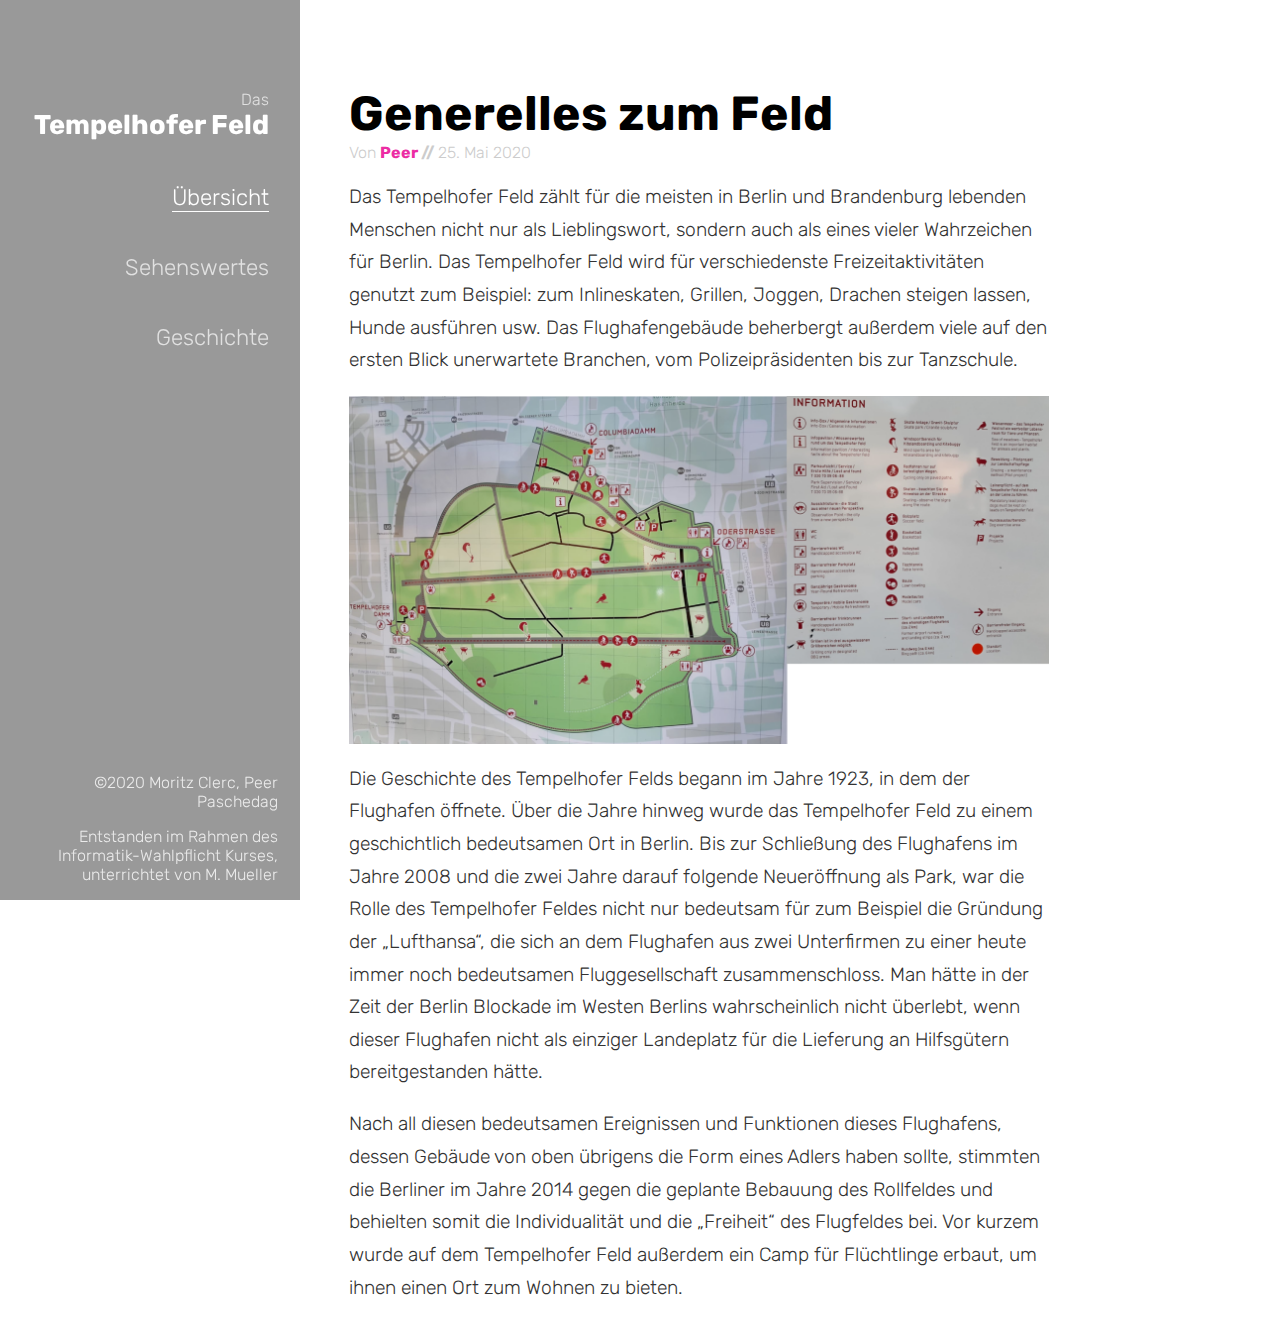
<file: index.html>
<!DOCTYPE html>
<html lang="de">

<head>
	<meta charset="UTF-8">
	<meta name="viewport" content="width=device-width, initial-scale=1.0">
	<link href="https://fonts.googleapis.com/css2?family=Rubik:wght@300;400;700&display=swap" rel="stylesheet">
	<link rel="stylesheet" href="styles.css">
	<script src="main.js" defer></script>
	<title>Tempelhofer Feld</title>
</head>

<body>
	<div id="wrapper">
		<div id="sidebar">
			<header>
				<span>Das</span>
				<h2>Tempelhofer Feld</h2>
			</header>
			<nav>
				<ul>
					<li class="nav-entry active"><a href="#">Übersicht</a></li>
					<li class="nav-entry"><a href="sehenswertes.html">Sehenswertes</a></li>
					<li class="nav-entry"><a href="geschichte.html">Geschichte</a></li>
				</ul>
			</nav>
		</div>
		<main>
			<div id="content-wrapper">
				<header>
					<h2 class="section-title">Generelles zum Feld</h2>
					<p class="byline">Von <span class="author">Peer</span><span class="separator"> // </span>25. Mai 2020</p>
				</header>
				<section>
					<p>Das Tempelhofer Feld zählt für die meisten in Berlin und Brandenburg lebenden Menschen nicht nur als
						Lieblingswort, sondern auch als eines vieler Wahrzeichen für Berlin.
						Das Tempelhofer Feld wird für verschiedenste Freizeitaktivitäten genutzt zum Beispiel: zum Inlineskaten,
						Grillen, Joggen, Drachen steigen lassen, Hunde ausführen usw.
						Das Flughafengebäude beherbergt außerdem viele auf den ersten Blick unerwartete Branchen, vom
						Polizeipräsidenten bis zur Tanzschule.

					</p>
					<div class="flex-row">
						<div class="image-wrapper" style="flex:1.4;">
							<img src="/assets/Tempelhofer_feld_map.png" alt="">
						</div>
					</div>
					<p>Die Geschichte des Tempelhofer Felds begann im Jahre 1923, in dem der Flughafen öffnete.
						Über die Jahre hinweg wurde das Tempelhofer Feld zu einem geschichtlich bedeutsamen Ort in Berlin.
						Bis zur Schließung des Flughafens im Jahre 2008 und die zwei Jahre darauf folgende Neueröffnung als Park,
						war die Rolle des Tempelhofer Feldes nicht nur bedeutsam für zum Beispiel die Gründung der „Lufthansa“,
						die sich an dem Flughafen aus zwei Unterfirmen zu einer heute immer noch bedeutsamen Fluggesellschaft
						zusammenschloss.
						Man hätte in der Zeit der Berlin Blockade im Westen Berlins wahrscheinlich nicht überlebt, wenn dieser
						Flughafen nicht als
						einziger Landeplatz für die Lieferung an Hilfsgütern bereitgestanden hätte. </p>
					<p>Nach all diesen bedeutsamen Ereignissen und Funktionen dieses Flughafens, dessen Gebäude von oben übrigens
						die Form eines Adlers haben sollte,
						stimmten die Berliner im Jahre 2014 gegen die geplante Bebauung des Rollfeldes und behielten somit die
						Individualität und die „Freiheit“ des Flugfeldes bei.
						Vor kurzem wurde auf dem Tempelhofer Feld außerdem ein Camp für Flüchtlinge erbaut, um ihnen einen Ort zum
						Wohnen zu bieten.</p>

				</section>
			</div>
		</main>
		<footer>
			<div>
				<p>&copy;2020 Moritz Clerc, Peer Paschedag</p>
				<p>Entstanden im Rahmen des Informatik-Wahlpflicht Kurses, unterrichtet von M. Mueller</p>
			</div>
		</footer>
	</div>
</body>

</html>
</file>
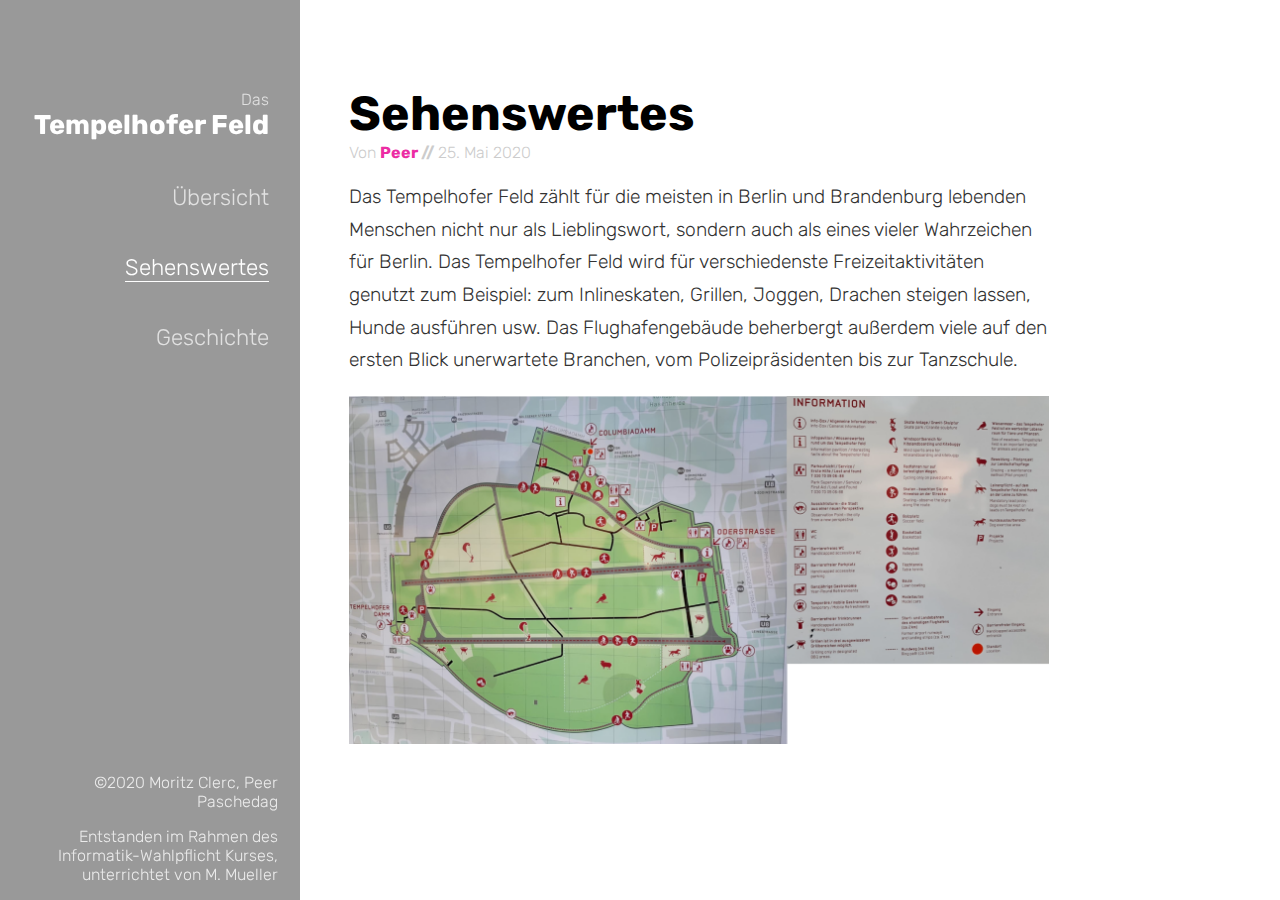
<file: sehenswertes.html>
<!DOCTYPE html>
<html lang="de">

<head>
	<meta charset="UTF-8">
	<meta name="viewport" content="width=device-width, initial-scale=1.0">
	<link href="https://fonts.googleapis.com/css2?family=Rubik:wght@300;400;700&display=swap" rel="stylesheet">
	<link rel="stylesheet" href="styles.css">
	<script src="main.js" defer></script>
	<title>Tempelhofer Feld</title>
</head>

<body>
	<div id="wrapper">
		<div id="sidebar">
			<div id="background-cover"></div>
			<header>
				<span>Das</span>
				<h2>Tempelhofer Feld</h2>
			</header>
			<nav>
				<ul>
					<li class="nav-entry"><a href="index.html">Übersicht</a></li>
					<li class="nav-entry active"><a href="#">Sehenswertes</a></li>
					<li class="nav-entry"><a href="geschichte.html">Geschichte</a></li>
				</ul>
			</nav>
		</div>
		<main>
			<div id="content-wrapper">
				<header>
					<h2 class="section-title">Sehenswertes</h2>
					<p class="byline">Von <span class="author">Peer</span><span class="separator"> // </span>25. Mai 2020</p>
				</header>
				<section>
					<p>Das Tempelhofer Feld zählt für die meisten in Berlin und Brandenburg lebenden Menschen nicht nur als
						Lieblingswort, sondern auch als eines vieler Wahrzeichen für Berlin.
						Das Tempelhofer Feld wird für verschiedenste Freizeitaktivitäten genutzt zum Beispiel: zum Inlineskaten,
						Grillen, Joggen, Drachen steigen lassen, Hunde ausführen usw.
						Das Flughafengebäude beherbergt außerdem viele auf den ersten Blick unerwartete Branchen, vom
						Polizeipräsidenten bis zur Tanzschule.

					</p>
					<div class="flex-row">
						<div class="image-wrapper" style="flex:1.4;">
							<img src="/assets/Tempelhofer_feld_map.png" alt="">
						</div>
					</div>

				</section>
			</div>
		</main>
		<footer>
			<div>
				<p>&copy;2020 Moritz Clerc, Peer Paschedag</p>
				<p>Entstanden im Rahmen des Informatik-Wahlpflicht Kurses, unterrichtet von M. Mueller</p>
			</div>
		</footer>
	</div>
</body>

</html>
</file>
<file: styles.css>
/* Global(s,) Variables */
:root {
	/* Der Platz, der oben an der Seite gelassen werden soll */
	--top-padding: 10vh;
	/* Textfarbe. Nicht Schwarz fuer einen weniger radikalen Kontrast */
	--text-color: #333;
	/* Abstand, den das Haupt-Content links und rechts zusaetzlich zu Padding halten soll. Sorgt fuer variable Abstaende je nach Bildschirmgroesse */
	--content-margin: 5%;
	/* Maximalbreite des Contents fuer optimale Lesbarkeit */
	--max-content-width: 700px;
	/* Transparenz des Overlays ueber das Hintergrundbild in der Seitenleiste. Je hoeher, desto verdunkelter. Sorgt fuer genug Kontrast */
	--background-image-dimm: .4;
	/* Breite der Seitenleiste */
	--sidebar-width: 300px;
	/* Anteil des Seitenleisteninhalts an diesem Platz */
	--sidebar-content-width: 85%;
	/* Textfarbe in der Seitenleiste */
	--sidebar-text-color: white;
	/* Dokumentweite Schriftart- und Gewicht */
	font-family: 'Rubik', sans-serif;
	font-weight: 300;

	color: var(--text-color);
}
h1, h2, h3, h4 {
	/* Schwarze Ueberschriften zum Herausheben aus normalem Text */
	color: black;
}
img {
	/* Anstelle von inline-block */
	display: block;
}
/* Sorgt dafuer, dass Padding und Borders fuer width und height mit beruecksichtigt werden. Erspart eine Menge Kopfschmerzen */
* { box-sizing: border-box; }
/* End Global Variables and Imports */


/* General Layout Setup */
body {
	/* Entfernen des Standardabstands */
	margin: 0;
	padding: 0;
}
#wrapper {
	/* Links Platz lassen fuer die out-of-flow Seitenleiste */
	margin-left: var(--sidebar-width);
}

main, #sidebar {
	/* Oben deklarierten Platz lassen */
	padding-top: var(--top-padding);
}

main {
	/* Content Margin von oben nutzen */
	margin: 0 var(--content-margin);
}
@media only screen and (max-width: 1000px) {
	:root {
		/* Auf kleineren Bildschirmen soll die Seitenleiste sich nach der Bildschirmgroesse richten */
		--sidebar-width: 30%;
	}
}
@media only screen and (max-width: 850px) {
	:root {
		/* Auf noch kleineren Bildschirmen Schriftgroesse und Abstand anpassen */
		font-size: .9rem;
		--content-margin: 2%;
	}
	#wrapper {
		/* Seitenleiste ist jetzt nach oben verschoben */
		margin-left: 0;
		margin-top: 7rem;
	}
	#sidebar {
		padding-top: 1rem;
	}
	main {
		padding: 3rem 0;
		margin: 0;
	}
}
/* End General Layout Setup */


/* Sidebar Styling */
#sidebar {
	/* Relativ zum Viewport und out-of-flow */
	position: fixed;
	top: 0;
	left: 0;
	/* Komplette Bildschirmhoehe einnehmen */
	height: 100vh;

	/* Oben festgelegte Breite einsetzen */
	width: var(--sidebar-width);

	padding-right: .6rem;
	padding-left: .6rem;

	/* Markieren von Text verbieten */
	user-select: none;

	/* Hintergrundbild mit Gradient als Overlay einsetzen. Hack fuer das Dimmen */
	background: linear-gradient(rgba(0, 0, 0, var(--background-image-dimm)), rgba(0, 0, 0, var(--background-image-dimm))), url('https://www.publicdomainpictures.net/pictures/310000/velka/tempelhof-airport-berlin.jpg');
	background-size: cover;
	/* Verschieben des Hintergrundes zu einer interessanteren Stelle (mit Flugzeug) */
	background-position: -110% top;

	color: var(--sidebar-text-color);
}
/* Pseudoelement fuer das Ueberdecken des Hintergrundes beim Scrollen auf schmalen Bildschirmen. Hintergrundveraenderungen kann man nicht animieren, daher das Pseudoelement */
#sidebar::before {
	/* Element ueberdeckt Parent vollstaendig */
	display: block;
	content: "";
	position: absolute;
	top: 0;
	left: 0;
	width: 100%;
	height: 100%;
	/* Sicherstellen, dass Mausevents nicht blockiert werden */
	pointer-events: none;
	background-color: white;
	/* Zunaechst verstecken */
	opacity: 0;
	z-index: -1;
	/* Animationsdauer fuer Einblenden*/
	transition: opacity .4s;
}
/* Sidebarinhalt Rechtsbuendig und responsive anordnen */
#sidebar > header {
	width: var(--sidebar-content-width);
	margin: 0 auto;
}
#sidebar > header > * {
	margin-top: 0;
	display: block;
	text-align: right;
}
#sidebar > header > span {
	/* Margin, um header bei oben Positionierter Sidebar mittiger zu druecken */
	margin-left: calc(1.5rem + 5%);
	opacity: .7;
}
#sidebar h2 {
	font-size: 1.7rem;
}
#sidebar ul {
	/* Flex-Column mit rechtsbuendiger Anordnung */
	display: flex;
	flex-direction: column;
	align-items: flex-end;

	list-style: none;

	padding: 0;
	margin: 0;

	width: var(--sidebar-content-width);
	margin: 0 auto;
}
#sidebar * {
	color: inherit;
}

/* Sidebar Styling > Nav Entry Styling */
.nav-entry {
	margin: 1.3rem 0;
	transition: opacity .3s;
	opacity: .7;
}
.nav-entry > a {
	font-size: 1.4em;
	text-decoration: none;
}
.nav-entry:hover, .nav-entry.active {
	/* Aktive und mit der Maus in beruehrung stehende Elemente hervorheben */
	opacity: 1;
}
/* Animierbare Unterstreichung der Links */
.nav-entry::after {
	display: block;
	content: "";
	background-color: var(--sidebar-text-color);
	/* Zunaechst nicht zu sehen */
	height: 1px;
	width: 0px;
	/* Animationsdauer fuer "Ausfahren" */
	transition: width .2s;
	/* Rechtsbuendig */
	margin-left: auto;
}
.nav-entry:hover::after, .nav-entry.active::after {
	/* Bei hervorgehobenen Elementen "ausfahren" */
	width: 100%;
}
/* End Sidebar Styling > Nav Entry Styling */

@media only screen and (max-width: 850px) {
	#sidebar {
		/* Hoehe von 100vh zurueck auf auto setzen */
		height: auto;
		/* Komplette Breite einnehmen */
		width: 100%;
		padding: .8rem 0;
	}
	#sidebar > header > * {
		/* Headerelemente nebeneinander anzeigen */
		display: inline-block;
		margin-bottom: 0;
	}
	#sidebar ul {
		/* Links nebeneinander anzeigen */
		flex-direction: row;
		justify-content: space-around;
		width: auto;
	}
	.nav-entry {
		margin: .5rem;
		font-size: 1rem;
	}
	.nav-entry::after {
		margin: 0 auto;
	}
	.scrolled #sidebar {
		/* Bei Scrollen die Textfarbe auf Schwarz umstellen und einen Schatten hinzufuegen */
		--sidebar-text-color: var(--text-color);
		box-shadow: 0px 1px 5px 0px rgba(0,0,0,0.4);
	}
	.scrolled #sidebar::before {
		/* Bei Scrollen den Hintergrund ueberdecken */
		opacity: 1;
	}
}
/* End Sidebar Styling */


/* Main Content Container Styling */
#content-wrapper {
	max-width: var(--max-content-width);
	margin-bottom: 1rem;
}

@media only screen and (max-width: 850px) {
	#content-wrapper {
		/* Content auf schmalen Bildschirmen zentrieren */
		margin: 0 auto;
		padding: 0 1.5rem;
	}
}
/* End Main Content Container Styling */

/* Content Styling */
#content-wrapper > header > h2 {
	font-size: 3rem;
	line-height: 1;
	margin: 0;
}
#content-wrapper > header > p {
	margin-top: .3rem;
}
#content-wrapper > section {
	line-height: 1.7;
	font-size: 1.2em;
}
#content-wrapper img {
	/* Sicherstellen, dass Bilder keinen Overflow verursachen */
	width: 100%;
}
.caption {
	font-size: .9em;
	margin-bottom: 2rem;
}
.flex-row {
	/* Klasse, um Dinge (z. B. ein Bild und eine Caption) nebeneinander anzuordnen */
	display: flex;
	justify-content: space-between;
}
.flex-row > * {
	/* Alle nebeneinander positionierten Elemente sind erst einmal gleich breit */
	flex: 1;
}
.flex-row > :not(:last-child) {
	/* Abstand zwischen nebeneinander positionierten Elementen */
	margin-right: 2rem;
}

/* "//" Text in der Byline */
.separator {
	font-weight: bold;
}
.byline {
	margin-top: .3rem;
	/* Hellerer Text in der Byline */
	color: #ccc;
}
.byline > .author {
	/* Autornamen hervorheben */
	color: rgb(236, 44, 163);
	font-weight: bold;
}


@media only screen and (max-width: 500px) {
	.flex-row > * {
		/* Abstand entfernen */
		margin-right: 0;
	}
	.flex-row {
		/* Flex entfernen */
		display: block;
	}
}
/* End Content Styling */


/* Start Footer Styling */
footer {
	/* Relativ zum Viewport in der linken unteren Ecke */
	position: fixed;
	left: 0;
	bottom: 0;
	/* Wie ein Teil der Seitenleiste aussehen lassen */
	text-align: right;
	color: var(--sidebar-text-color);
	width: var(--sidebar-width);
	opacity: .8;
}
footer > div {
	max-width:	var(--sidebar-content-width);
	margin: 0 auto;
}

@media only screen and (max-width: 850px) {
	footer {
		/* Vorherige Positionierung zuruecknehmen */
		max-width: none;
		position: static;
		width: auto;
		padding: 1.3rem 0;
		/* Vor jetzt weissem Hintergrund lesbar machen */
		color: #666;
		text-align: center;
	}
	footer > div {
		max-width: none;
	}
}
/* End Start Footer Styling */
</file>
